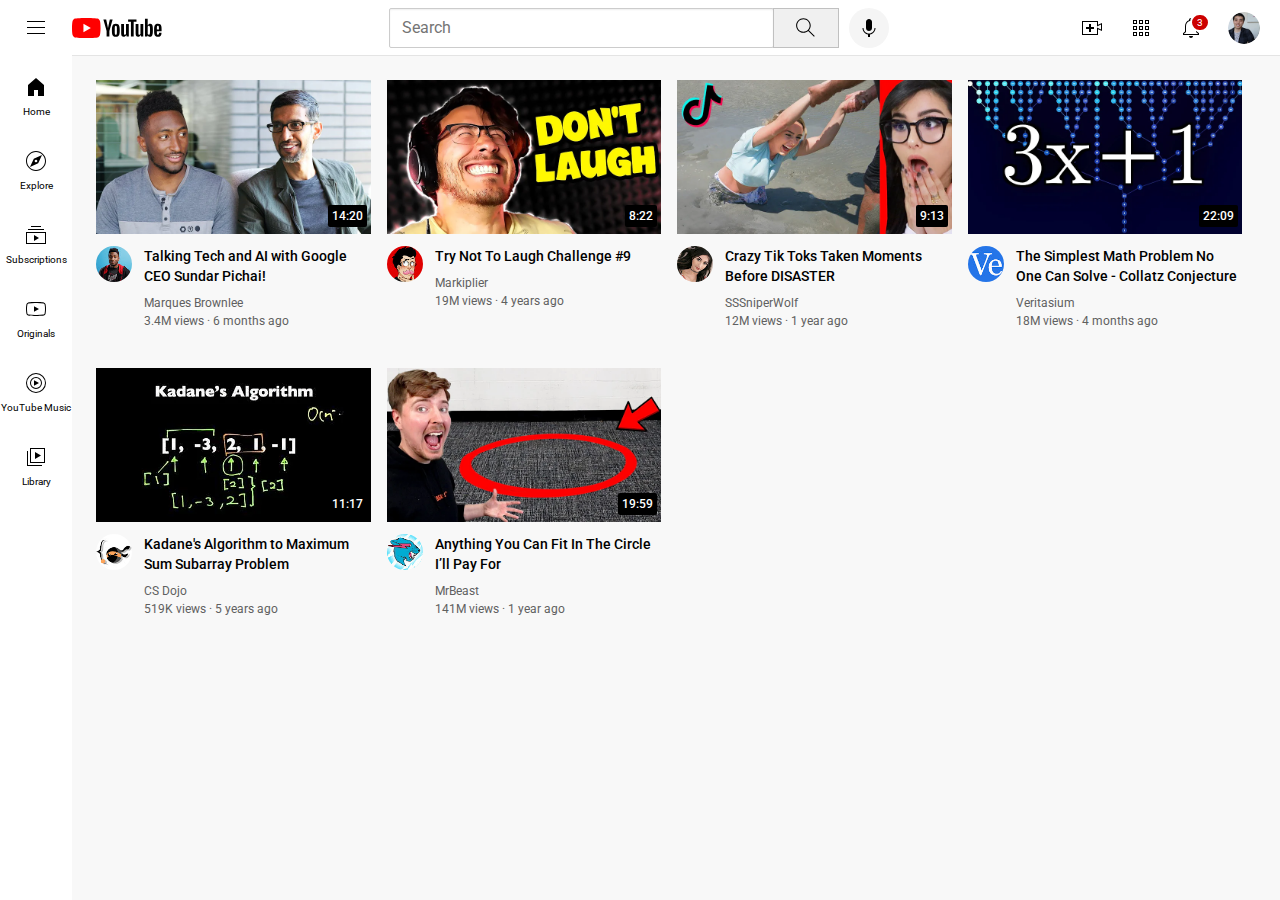
<file: index.html>
<!--This is a youtube clone-->
<!DOCTYPE html>
<html>
<head>
  <link rel="preconnect" href="https://fonts.googleapis.com">
  <link rel="preconnect" href="https://fonts.gstatic.com" crossorigin>
  <link href="https://fonts.googleapis.com/css2?family=Roboto:wght@400;500;700&display=swap" rel="stylesheet">
  <title>Youtube.com</title>
  <link rel="stylesheet" href="styles/video.css ">
  <link rel="stylesheet" href="styles/general.css ">
  <link rel="stylesheet" href="styles/header.css ">
  <link rel="stylesheet" href="styles/sidebar.css">
</head>
<body>
  <header class="header">
    <div class="left-section">
      <img class="hamburger-menu" src="icons/hamburger-menu.svg">
      <img class="youtube-logo" src="icons/youtube-logo.svg ">
    </div>
    <div class="middle-section">
      <input class="search-bar" type="text" placeholder="Search">
       <button class="search-btn">
        <img src="icons/search.svg" class="search-icon">
        <div class="tooltip">Search</div>
       </button>
       <button class="voice-search-btn">
        <img src="icons/voice-search-icon.svg" class="voice-search-icon">
        <div class="tooltip">Search with your voice</div>
       </button>
    </div>
    <div class="right-section"> 
      <div class="upload-container">
        <img src="icons/upload.svg" class="upload-icon">
        <div class="tooltip">Create</div>
      </div>
      <div class="youtube-apps-container">
        <img src="icons/youtube-apps.svg" class="youtube-apps-icon">
        <div class="tooltip">Youtube Apps</div>
      </div>
      <div class="notifications-icon-container">
        <img src="icons/notifications.svg" class="notifications-icon">
        <div class="notifications-count">3</div>
        <div class="tooltip">Notifications</div>
      </div>
       <img src="chanel-pictures/my-channel.jpeg" class="current-user-picture">
    </div>
  </header>
  <nav class="sidebar">
    <div class="sidebar-link">
      <img src="icons/home.svg">
      <div>Home</div>
    </div>
    <div class="sidebar-link">
      <img src="icons/explore.svg">
      <div>Explore</div>
    </div>
    <div class="sidebar-link">
      <img src="icons/subscriptions.svg">
      <div>Subscriptions</div>
    </div>
    <div class="sidebar-link">
      <img src="icons/originals.svg">
      <div>Originals</div>
    </div>
    <div class="sidebar-link">
      <img src="icons/youtube-music.svg">
      <div>YouTube Music</div>
    </div>
    <div class="sidebar-link">
      <img src="icons/library.svg">
      <div>Library</div>
    </div>
  </nav>
  <main class="video-grid">
    <div class="video-preview">
      <div class="thumbnail-row">
        <a href="https://www.youtube.com/watch?v=n2RNcPRtAiY">
          <img class="thumbnail" src="thumbnails/thumbnail-1.webp">
          <div class="video-time">14:20</div>
        </a>
      </div>
      <div class="video-info-grid">
        <div class="chanel-picture">
          <div class="profilepicture-container">
            <img class="profilepicture" src="chanel-pictures/channel-1.jpeg">
            <div class="chanel-info">
              <div class="chanel-info-profilepicture-container">
                <img class="chanel-info-profilepicture" src="chanel-pictures/channel-1.jpeg">
              </div>
              <div class="chanel-info-stats">
                <p class="chanel-info-name">Marques Brownlee</p>
                <p class="chanel-info-Subscribers">15M Subscribers</p>
              </div>
              
            </div>
          </div>
        
          
        </div>
        <div class="video-info">
          <p class="video-title">
            <a href="https://www.youtube.com/watch?v=n2RNcPRtAiY" class="title-link">
            Talking Tech and AI with Google CEO Sundar Pichai!
            </a>
          </p>
          <p class="author">
            Marques Brownlee
          </p>
          <p class="video-stats">
            3.4M views &#183 6 months ago
          </p>
        </div>
      </div>
      
    </div>
    <div class="video-preview">
      <div class="thumbnail-row">
        <a href="https://www.youtube.com/watch?v=mP0RAo9SKZk" class="title-link"><img class="thumbnail" src="thumbnails/thumbnail-2.webp">
        <div class="video-time">8:22</div></a>
        
      </div>
      <div class="video-info-grid">
        <div class="chanel-picture">
          <img class="profilepicture" src="chanel-pictures/channel-2.jpeg">
        </div>
        <div class="video-info">
          <p class="video-title">
            <a href="https://www.youtube.com/watch?v=mP0RAo9SKZk" class="title-link">Try Not To Laugh Challenge #9</a>
            
          </p>
          <p class="author">
            Markiplier
          </p>
          <p class="video-stats">
            19M views &#183 4 years ago
          </p>
        </div>
      </div>
    </div>
    <div class="video-preview">
      <div class="thumbnail-row">
        <a href="https://www.youtube.com/watch?v=FgjPQQeTh1w" class="title-link"><img class="thumbnail" src="thumbnails/thumbnail-3.webp">
        <div class="video-time">9:13</div></a>
        
      </div>
      <div class="video-info-grid">
        <div class="chanel-picture">
          <img class="profilepicture" src="chanel-pictures/channel-3.jpeg">
        </div>
        <div class="video-info">
          <p class="video-title">
            <a href="https://www.youtube.com/watch?v=FgjPQQeTh1w" class="title-link">Crazy Tik Toks Taken Moments Before DISASTER</a>
            
          </p>
          <p class="author">
            SSSniperWolf
          </p>
          <p class="video-stats">
            12M views &#183 1 year ago
          </p>
        </div>
      </div>
      
    </div>
    <div class="video-preview">
      <div class="thumbnail-row">
        <a href="https://www.youtube.com/watch?v=094y1Z2wpJg" class="title-link"><img class="thumbnail" src="thumbnails/thumbnail-4.webp">
        <div class="video-time">22:09</div></a>
        
      </div>
      <div class="video-info-grid">
        <div class="chanel-picture">
          <img class="profilepicture" src="chanel-pictures/channel-4.jpeg">
        </div>
        <div class="video-info">
          <p class="video-title">
            <a href="https://www.youtube.com/watch?v=094y1Z2wpJg" class="title-link">The Simplest Math Problem No One Can Solve - Collatz Conjecture</a>
            
          </p>
          <p class="author">
            Veritasium
          </p>
          <p class="video-stats">
            18M views &#183 4 months ago
          </p>
        </div>
      </div>
    </div>
    <div class="video-preview">
      <div class="thumbnail-row">
        <a href="https://www.youtube.com/watch?v=86CQq3pKSUw" class="title-link"><img class="thumbnail" src="thumbnails/thumbnail-5.webp">
        <div class="video-time">11:17</div></a>
        
      </div>
      <div class="video-info-grid">
        <div class="chanel-picture">
          <img class="profilepicture" src="chanel-pictures/channel-5.jpeg">
        </div>
        <div class="video-info">
          <p class="video-title">
            <a href="https://www.youtube.com/watch?v=86CQq3pKSUw" class="title-link">Kadane's Algorithm to Maximum Sum Subarray Problem</a>
            
          </p>
          <p class="author">
            CS Dojo
          </p>
          <p class="video-stats">
            519K views &#183 5 years ago
          </p>
        </div>
      </div>
      
    </div>
    <div class="video-preview">
      <div class="thumbnail-row">
        <a href="https://www.youtube.com/watch?v=yXWw0_UfSFg" class="title-link"><img class="thumbnail" src="thumbnails/thumbnail-6.webp">
          <div class="video-time">19:59</div></a>
        
      </div>
      <div class="video-info-grid">
        <div class="chanel-picture">
          <img class="profilepicture" src="chanel-pictures/channel-6.jpeg">
        </div>
        <div class="video-info">
          <p class="video-title">
            <a href="https://www.youtube.com/watch?v=yXWw0_UfSFg" class="title-link">Anything You Can Fit In The Circle I’ll Pay For</a>
            
          </p>
          <p class="author">
            MrBeast
          </p>
          <p class="video-stats">
            141M views &#183 1 year ago
          </p>
        </div>
      </div> 
    </div>
  </main>
</body>
</html>
</file>
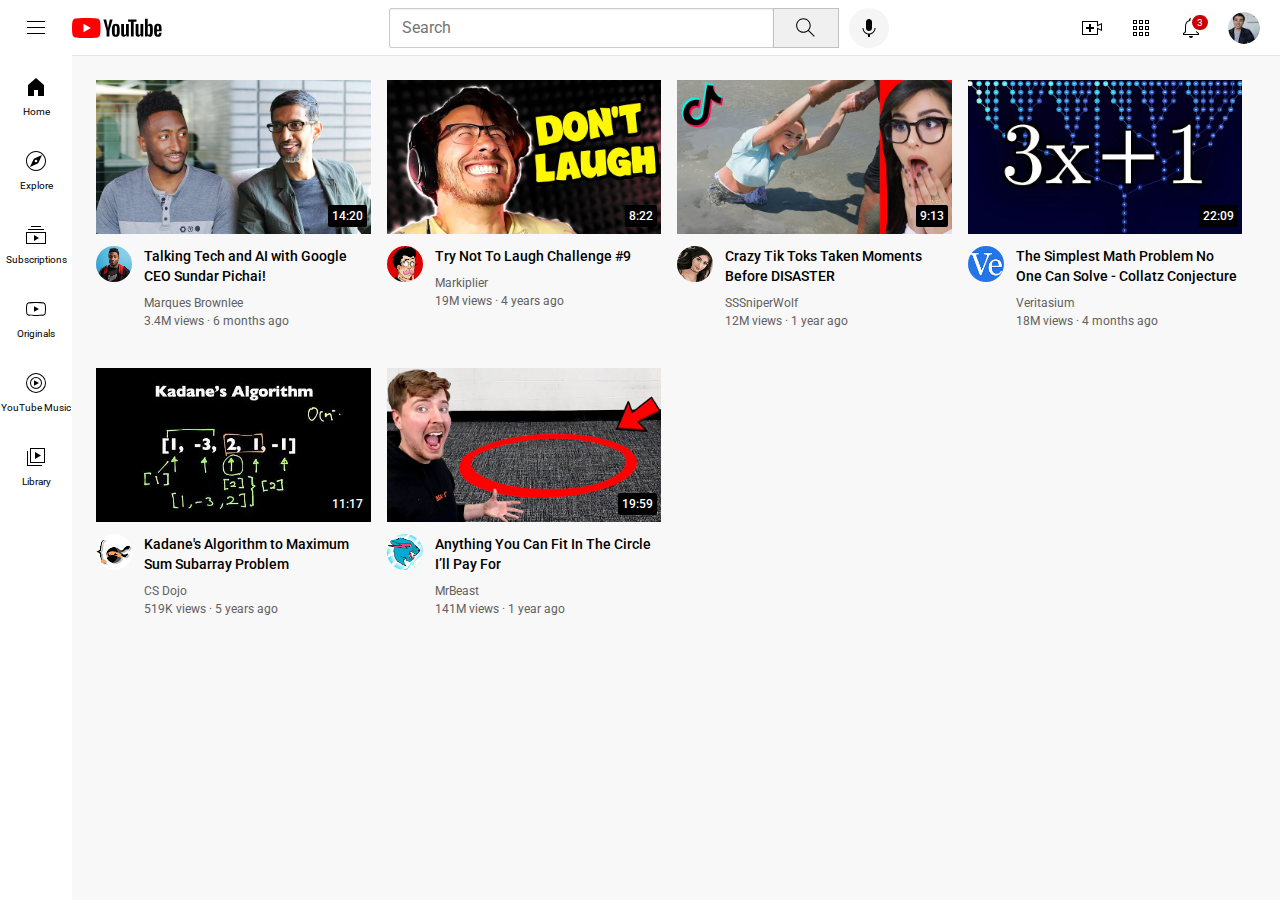
<file: youtube.html>
<!--This is a youtube clone-->
<!DOCTYPE html>
<html>
<head>
  <link rel="preconnect" href="https://fonts.googleapis.com">
  <link rel="preconnect" href="https://fonts.gstatic.com" crossorigin>
  <link href="https://fonts.googleapis.com/css2?family=Roboto:wght@400;500;700&display=swap" rel="stylesheet">
  <title>Youtube.com</title>
  <link rel="stylesheet" href="styles/video.css ">
  <link rel="stylesheet" href="styles/general.css ">
  <link rel="stylesheet" href="styles/header.css ">
  <link rel="stylesheet" href="styles/sidebar.css">
</head>
<body>
  <header class="header">
    <div class="left-section">
      <img class="hamburger-menu" src="icons/hamburger-menu.svg">
      <img class="youtube-logo" src="icons/youtube-logo.svg ">
    </div>
    <div class="middle-section">
      <input class="search-bar" type="text" placeholder="Search">
       <button class="search-btn">
        <img src="icons/search.svg" class="search-icon">
        <div class="tooltip">Search</div>
       </button>
       <button class="voice-search-btn">
        <img src="icons/voice-search-icon.svg" class="voice-search-icon">
        <div class="tooltip">Search with your voice</div>
       </button>
    </div>
    <div class="right-section"> 
      <div class="upload-container">
        <img src="icons/upload.svg" class="upload-icon">
        <div class="tooltip">Create</div>
      </div>
      <div class="youtube-apps-container">
        <img src="icons/youtube-apps.svg" class="youtube-apps-icon">
        <div class="tooltip">Youtube Apps</div>
      </div>
      <div class="notifications-icon-container">
        <img src="icons/notifications.svg" class="notifications-icon">
        <div class="notifications-count">3</div>
        <div class="tooltip">Notifications</div>
      </div>
       <img src="chanel-pictures/my-channel.jpeg" class="current-user-picture">
    </div>
  </header>
  <nav class="sidebar">
    <div class="sidebar-link">
      <img src="icons/home.svg">
      <div>Home</div>
    </div>
    <div class="sidebar-link">
      <img src="icons/explore.svg">
      <div>Explore</div>
    </div>
    <div class="sidebar-link">
      <img src="icons/subscriptions.svg">
      <div>Subscriptions</div>
    </div>
    <div class="sidebar-link">
      <img src="icons/originals.svg">
      <div>Originals</div>
    </div>
    <div class="sidebar-link">
      <img src="icons/youtube-music.svg">
      <div>YouTube Music</div>
    </div>
    <div class="sidebar-link">
      <img src="icons/library.svg">
      <div>Library</div>
    </div>
  </nav>
  <main class="video-grid">
    <div class="video-preview">
      <div class="thumbnail-row">
        <a href="https://www.youtube.com/watch?v=n2RNcPRtAiY">
          <img class="thumbnail" src="thumbnails/thumbnail-1.webp">
          <div class="video-time">14:20</div>
        </a>
      </div>
      <div class="video-info-grid">
        <div class="chanel-picture">
          <div class="profilepicture-container">
            <img class="profilepicture" src="chanel-pictures/channel-1.jpeg">
            <div class="chanel-info">
              <div class="chanel-info-profilepicture-container">
                <img class="chanel-info-profilepicture" src="chanel-pictures/channel-1.jpeg">
              </div>
              <div class="chanel-info-stats">
                <p class="chanel-info-name">Marques Brownlee</p>
                <p class="chanel-info-Subscribers">15M Subscribers</p>
              </div>
              
            </div>
          </div>
        
          
        </div>
        <div class="video-info">
          <p class="video-title">
            <a href="https://www.youtube.com/watch?v=n2RNcPRtAiY" class="title-link">
            Talking Tech and AI with Google CEO Sundar Pichai!
            </a>
          </p>
          <p class="author">
            Marques Brownlee
          </p>
          <p class="video-stats">
            3.4M views &#183 6 months ago
          </p>
        </div>
      </div>
      
    </div>
    <div class="video-preview">
      <div class="thumbnail-row">
        <a href="https://www.youtube.com/watch?v=mP0RAo9SKZk" class="title-link"><img class="thumbnail" src="thumbnails/thumbnail-2.webp">
        <div class="video-time">8:22</div></a>
        
      </div>
      <div class="video-info-grid">
        <div class="chanel-picture">
          <img class="profilepicture" src="chanel-pictures/channel-2.jpeg">
        </div>
        <div class="video-info">
          <p class="video-title">
            <a href="https://www.youtube.com/watch?v=mP0RAo9SKZk" class="title-link">Try Not To Laugh Challenge #9</a>
            
          </p>
          <p class="author">
            Markiplier
          </p>
          <p class="video-stats">
            19M views &#183 4 years ago
          </p>
        </div>
      </div>
    </div>
    <div class="video-preview">
      <div class="thumbnail-row">
        <a href="https://www.youtube.com/watch?v=FgjPQQeTh1w" class="title-link"><img class="thumbnail" src="thumbnails/thumbnail-3.webp">
        <div class="video-time">9:13</div></a>
        
      </div>
      <div class="video-info-grid">
        <div class="chanel-picture">
          <img class="profilepicture" src="chanel-pictures/channel-3.jpeg">
        </div>
        <div class="video-info">
          <p class="video-title">
            <a href="https://www.youtube.com/watch?v=FgjPQQeTh1w" class="title-link">Crazy Tik Toks Taken Moments Before DISASTER</a>
            
          </p>
          <p class="author">
            SSSniperWolf
          </p>
          <p class="video-stats">
            12M views &#183 1 year ago
          </p>
        </div>
      </div>
      
    </div>
    <div class="video-preview">
      <div class="thumbnail-row">
        <a href="https://www.youtube.com/watch?v=094y1Z2wpJg" class="title-link"><img class="thumbnail" src="thumbnails/thumbnail-4.webp">
        <div class="video-time">22:09</div></a>
        
      </div>
      <div class="video-info-grid">
        <div class="chanel-picture">
          <img class="profilepicture" src="chanel-pictures/channel-4.jpeg">
        </div>
        <div class="video-info">
          <p class="video-title">
            <a href="https://www.youtube.com/watch?v=094y1Z2wpJg" class="title-link">The Simplest Math Problem No One Can Solve - Collatz Conjecture</a>
            
          </p>
          <p class="author">
            Veritasium
          </p>
          <p class="video-stats">
            18M views &#183 4 months ago
          </p>
        </div>
      </div>
    </div>
    <div class="video-preview">
      <div class="thumbnail-row">
        <a href="https://www.youtube.com/watch?v=86CQq3pKSUw" class="title-link"><img class="thumbnail" src="thumbnails/thumbnail-5.webp">
        <div class="video-time">11:17</div></a>
        
      </div>
      <div class="video-info-grid">
        <div class="chanel-picture">
          <img class="profilepicture" src="chanel-pictures/channel-5.jpeg">
        </div>
        <div class="video-info">
          <p class="video-title">
            <a href="https://www.youtube.com/watch?v=86CQq3pKSUw" class="title-link">Kadane's Algorithm to Maximum Sum Subarray Problem</a>
            
          </p>
          <p class="author">
            CS Dojo
          </p>
          <p class="video-stats">
            519K views &#183 5 years ago
          </p>
        </div>
      </div>
      
    </div>
    <div class="video-preview">
      <div class="thumbnail-row">
        <a href="https://www.youtube.com/watch?v=yXWw0_UfSFg" class="title-link"><img class="thumbnail" src="thumbnails/thumbnail-6.webp">
          <div class="video-time">19:59</div></a>
        
      </div>
      <div class="video-info-grid">
        <div class="chanel-picture">
          <img class="profilepicture" src="chanel-pictures/channel-6.jpeg">
        </div>
        <div class="video-info">
          <p class="video-title">
            <a href="https://www.youtube.com/watch?v=yXWw0_UfSFg" class="title-link">Anything You Can Fit In The Circle I’ll Pay For</a>
            
          </p>
          <p class="author">
            MrBeast
          </p>
          <p class="video-stats">
            141M views &#183 1 year ago
          </p>
        </div>
      </div> 
    </div>
  </main>
</body>
</html>
</file>
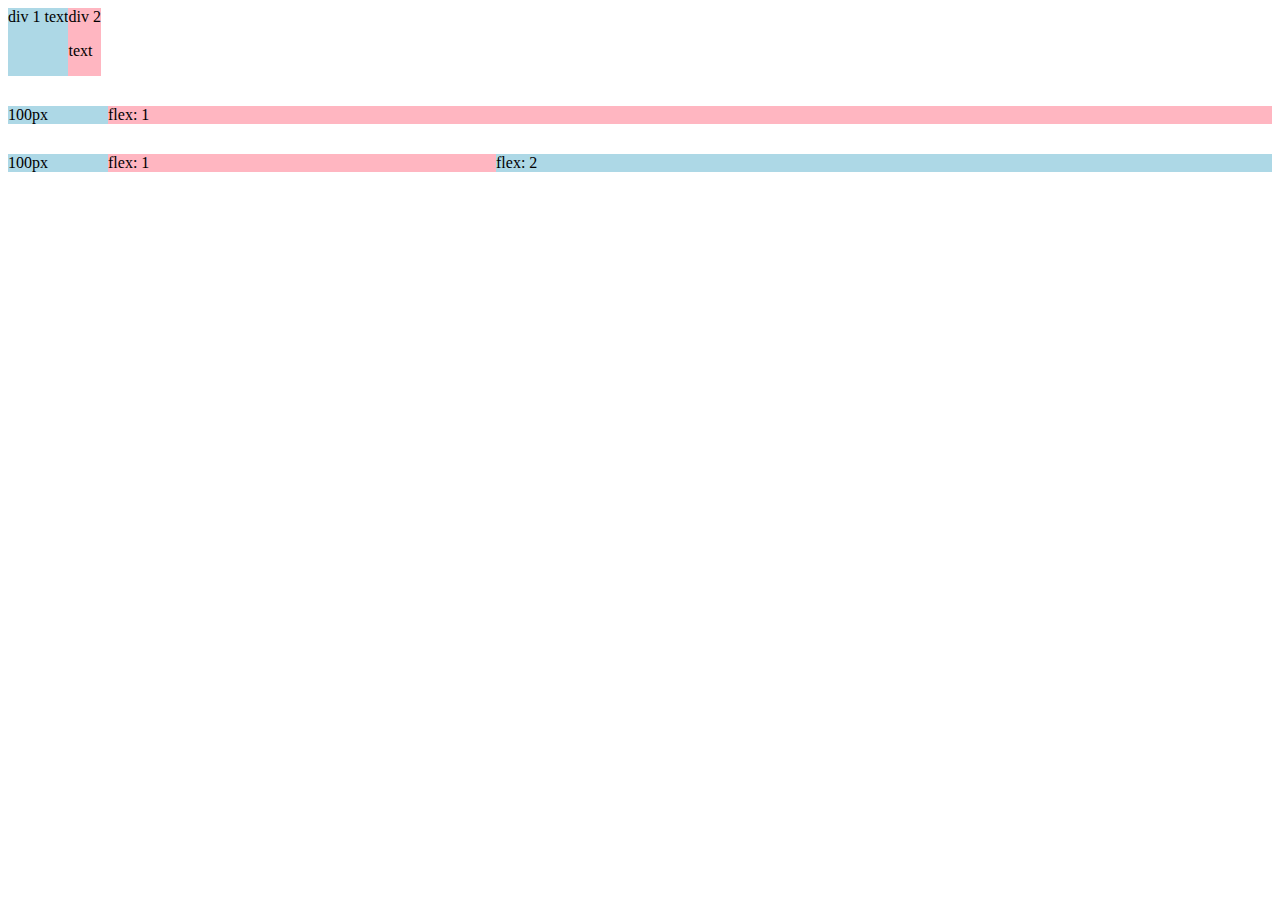
<file: training/flexbox.html>
<!DOCTYPE html>
<html>
<head>
  <title>flexbox practice</title>
</head>
<body>
  <div style="
    display: flex;
    flex-direction: row;
    ">
    <div style="background-color: lightblue;">div 1 text</div>
    <div style="background-color: lightpink ;">div 2 <p>text</p></div>
  </div>
  <div style="
    margin-top: 30px;
    display: flex;
    flex-direction: row;
    ">
    <div style="background-color: lightblue; width: 100px;">100px</div>
    <div style="background-color: lightpink;  flex: 1;">flex: 1</div>
  </div>
  <div style="
    margin-top: 30px;
    display: flex;
    flex-direction: row;
    ">
    <div style="background-color: lightblue; width: 100px;">100px</div>
    <div style="background-color: lightpink;  flex: 1;">flex: 1</div>
    <div style="background-color: lightblue; flex: 2;">flex:   2</div>
  </div>
</body>
</html>
</file>
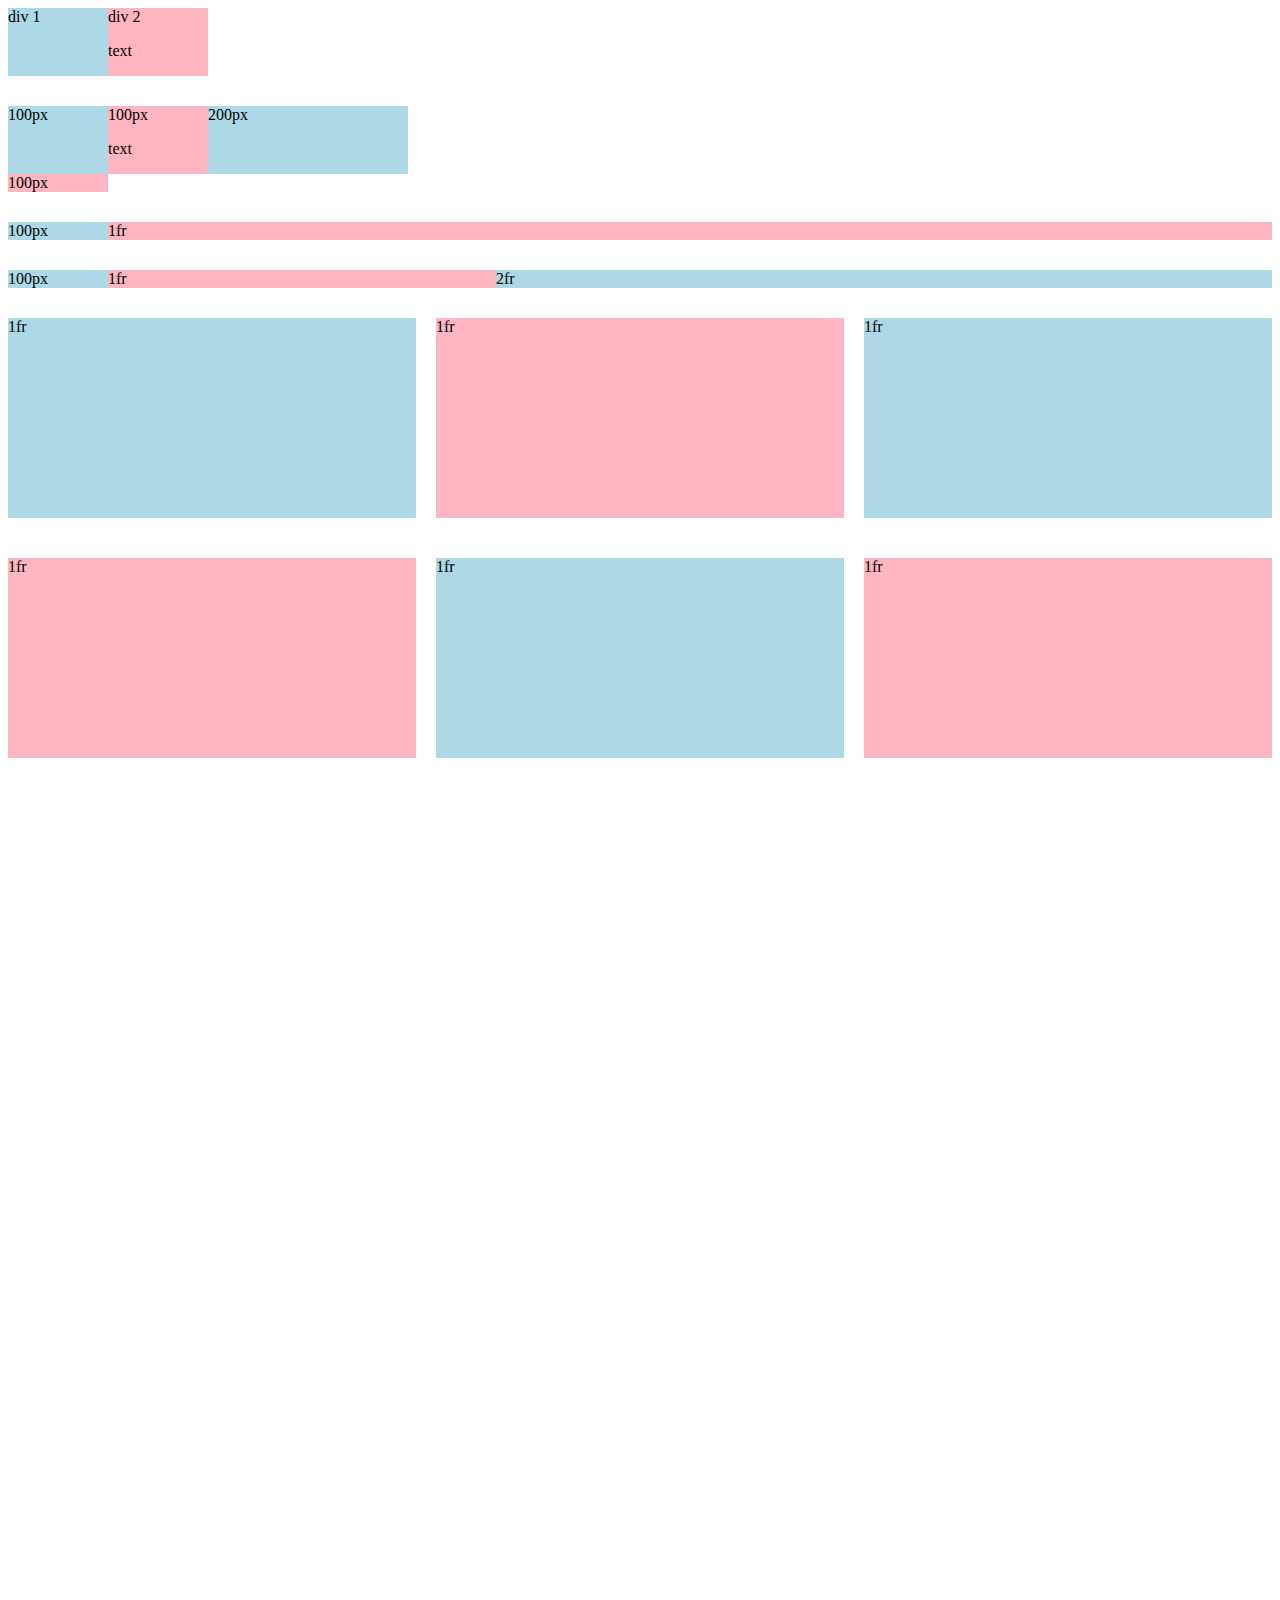
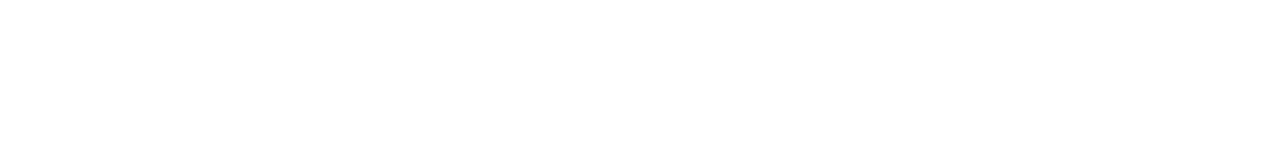
<file: training/grid.html>
<!DOCTYPE html>
<html>
<head>
  <title>grid practice</title>
</head>
<body style="padding-bottom: 1000px;">
  <div style="
    display: grid;
    grid-template-columns: 100px 100px;
    ">
    <div style="background-color: lightblue;">div 1</div>
    <div style="background-color: lightpink ;">div 2<p>text</p></div>
  </div>
  <div style="
    margin-top: 30px;
    display: grid;
    grid-template-columns: 100px 100px 200px;
    ">
    <div style="background-color: lightblue;">100px</div>
    <div style="background-color: lightpink ;">100px<p>text</p></div>
    <div style="background-color: lightblue;">200px</div>
    <div style="background-color: lightpink ;">100px</div>
  </div>  
  <div style="
    margin-top: 30px;
    display: grid;
    grid-template-columns: 100px 1fr;
    ">
    <div style="background-color: lightblue;">100px</div>
    <div style="background-color: lightpink ;">1fr</div>
  </div>  
  <div style="
    margin-top: 30px;
    display: grid;
    grid-template-columns: 100px 1fr 2fr;
    ">
    <div style="background-color: lightblue;">100px</div>
    <div style="background-color: lightpink;">1fr</div>
    <div style="background-color: lightblue;">2fr</div>
  </div>  
  <div style=" 
    margin-top: 30px;
    display: grid;
    grid-template-columns: 1fr 1fr 1fr;
    column-gap: 20px;
    row-gap: 40px;
    ">
    <div style="background-color: lightblue; height: 200px;">1fr</div>
    <div style="background-color: lightpink; height: 200px;">1fr</div>
    <div style="background-color: lightblue; height: 200px;">1fr</div>
    <div style="background-color: lightpink; height: 200px;">1fr</div>
    <div style="background-color: lightblue; height: 200px;">1fr</div>
    <div style="background-color: lightpink; height: 200px;">1fr</div>
  </div>  
</body>
</html>
</file>
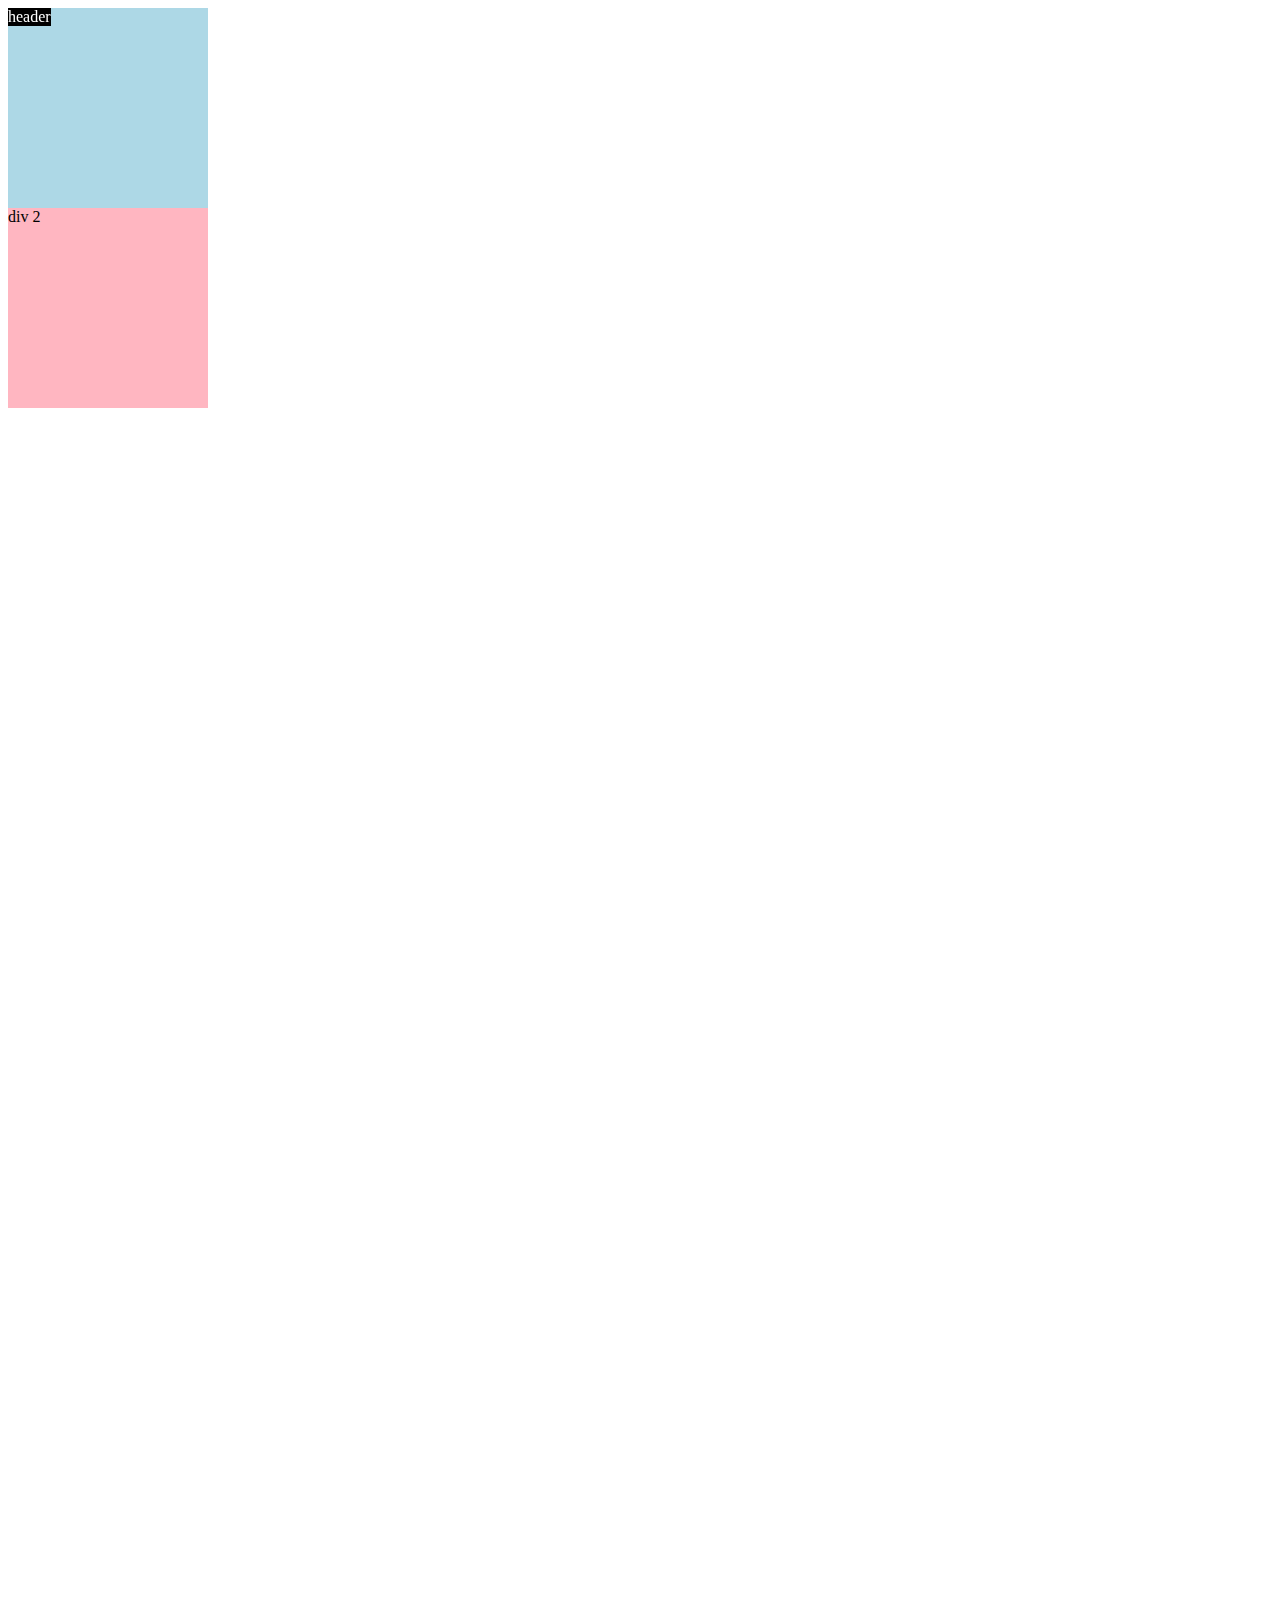
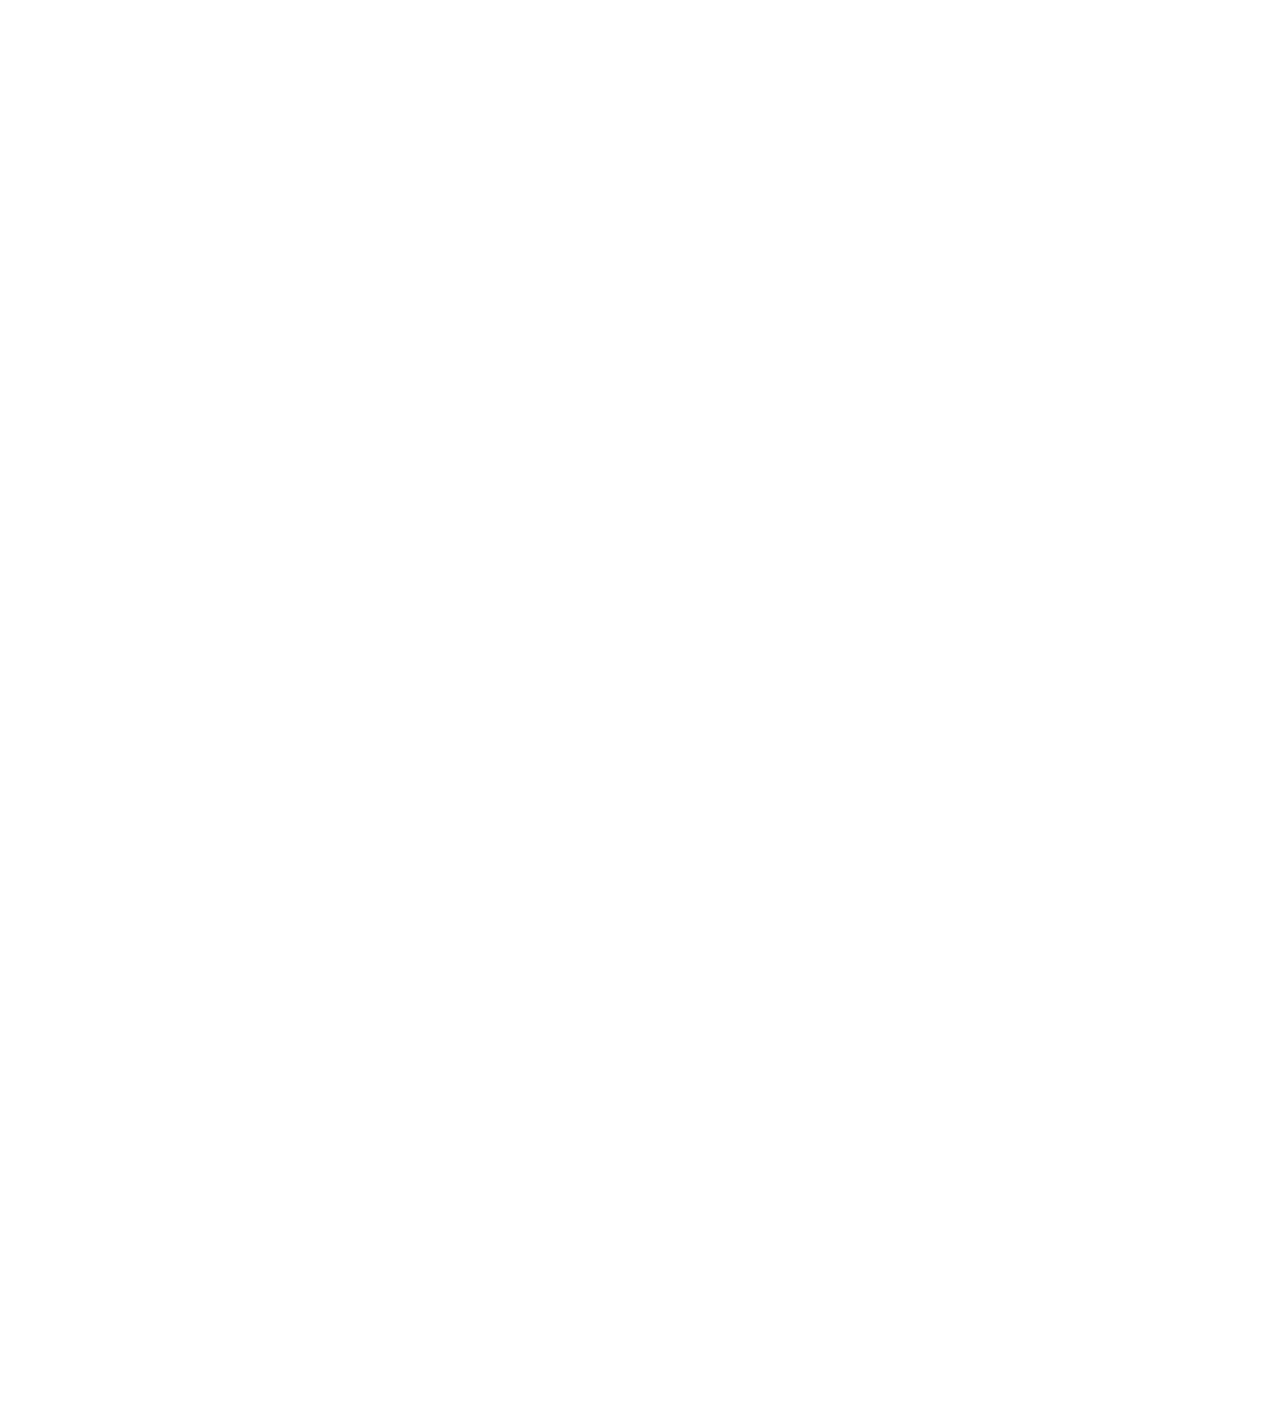
<file: training/position.html>
<!DOCTYPE html>
<html>
<head>
  <title>position practice</title>
</head>
<body style="height: 3000px;">
  <div  style="
    background-color: black;
    color: white;
    position: fixed;
    ">header</div>
  <div style="
    background-color: lightblue;
    height: 200px;
    width: 200px;
    position: static;
    ">div 1</div>
  <div style="
  background-color: lightpink;
    height: 200px;
    width: 200px;
  ">
   div 2</div>
</body>
</html>
</file>
<file: styles/video.css>
.thumbnail {
  width: 100%; 
}
.video-title {
  margin-top: 0px; 
  font-size: 14px;
  font-weight: 500;
  margin-bottom: 10px;
  line-height: 20px;
}

.profilepicture {
  width: 36px;
  border-radius: 50px;
  cursor: pointer;
}
.thumbnail-row {
  margin-bottom: 8px;
  position: relative;
}
.author,
.video-stats {
  font-size: 12px;
  color: rgb(96, 96, 96);
}
.author {
  margin-bottom: 4px;
}
.video-info-grid {
  display: grid;
  grid-template-columns: 48px 1fr;
}
.video-grid {
  display: grid;
  grid-template-columns: 1fr 1fr 1fr;
  column-gap: 16px;
  row-gap: 40px;
}
.video-time {
  background-color: black;
  color: white;
  position: absolute;
  bottom: 11px;
  right: 4px;
  font-family: Roboto, Arial;
  font-size: 12px;
  font-weight: 500;
  padding: 4px;
  border-radius: 2px;
}
.title-link {
  color: black;
  text-decoration: none;
}

@media (max-width: 870px) {
  .video-grid {
    grid-template-columns: 1fr 1fr;
  }
}

@media (min-width: 1125px) {
  .video-grid {
    grid-template-columns: 1fr 1fr 1fr 1fr;
  }
}
.chanel-picture {
  position: relative;
}
.chanel-info {
  position: absolute;
  top: 50px;
  background-color: white;
  display: flex;
  padding: 7px 13px;
  border-radius: 7px;
  align-items: center;
  box-shadow: 3px 3px 10px rgb(163, 163, 163);
  opacity: 0;
  pointer-events: none;
  transition: 0.3s;
}
.chanel-info-name {
  font-size: 14px;
  text-wrap: nowrap;
  margin-bottom: 5px;
  font-weight: 500;
}
.chanel-info-Subscribers {
  font-size: 12px;
  color: rgb(77, 74, 74);
}
.chanel-info-profilepicture {
  margin-right: 10px;
  border-radius: 50%;
  height: 50px;
}
.chanel-info-profilepicture-container {
  height: 50px;
}
.profilepicture-container:hover .chanel-info{
  opacity: 1;
}
.profilepicture-container {
  width: 30px;
  height: 30px;
}
</file>
<file: styles/general.css>
/*This is a youtube clone*/
p {
  font-family: Roboto, Arial;
  font-weight: 400;
  margin-top: 0;
  margin-bottom: 0;
}
body {
  margin: 0;
  padding-top: 80px;
  padding-left: 96px;
  padding-right: 38px;
  background-color: rgb(248, 248, 248);
}
</file>
<file: styles/header.css>
.header {
  height: 55px;
  display: flex;
  flex-direction: row;
  justify-content: space-between;
  position: fixed;
  top: 0;
  left: 0;
  right: 0;
  background-color: white;
  border-bottom: 1px solid rgb(228, 228, 228);
  z-index: 100;
}

.left-section {
  display: flex;
  align-items: center;
}

.middle-section {
  flex: 1;
  margin-left: 70px;
  margin-right: 35px;
  max-width: 500px;
  display: flex;
  align-items: center;
  flex-direction: row;
}
.search-bar {
   flex: 1;
   height: 36px;
   padding-left: 12px;
   font-size: 16px;  
   border: 1px solid rgb(204, 204, 204);
   border-radius: 2px;
   box-shadow: rgb(238, 238, 238) 0px 1px 2px 0px inset;
   width: 0;
  }

.search-bar::placeholder {
  font-family: Roboto ,Arial;
  font-size: 16px;
}

.right-section {
  width: 180px;
  margin-right: 20px;
  display: flex;
  align-items: center;
  justify-content: space-between;
  flex-shrink: 0 ;
}  
.hamburger-menu {
  height: 24px;
  margin-left:  24px;
  margin-right:  24px;
  cursor: pointer;
}
.youtube-logo {
  height: 20px;
  cursor: pointer;
}
.search-btn {
  height: 40px;
  width:  66px;
  border: 1px solid rgb(192, 192, 192);
  background-color: rgb(240, 240, 240);
  margin-left: -1px;
  margin-right: 10px;
  position: relative;
}
.voice-search-btn {
  width: 40px;
  height: 40px;
  border-radius: 20px;
  border: none;
  background-color: rgb(245, 245, 245);
  position: relative;
}
.search-icon {
  height: 25px;
}
.voice-search-icon {
   height: 24px;
}
.upload-icon {
  height: 24px;
}
.youtube-apps-icon {
  height: 24px;
}
.notifications-icon {
  height: 24px;
}
.current-user-picture {
  height: 32px;
  border-radius: 16px;
  cursor: pointer;
}
.notifications-icon-container {
  position: relative; 
}
.notifications-count {
  background-color: #cc0000;
  border-radius: 80px;
  position: absolute;
  top: -3px;
  right: -7px;
  color: white;
  border: 2px solid white;
  display: flex;
  justify-content: center;
  align-items: center;
  font-size: 10px;
  padding: 2px 5px;
  pointer-events: none;
  font-family: Roboto, Arial;
}
.tooltip {
  position: absolute;
  background-color: gray;
  color: white;
  padding-top: 4px;
  padding-bottom: 4px;
  padding-left: 8px;
  padding-right: 8px;
  border-radius: 2px;
  font-size: 12px;
  bottom: -30px;
  opacity: 0;
  transition: opacity 0.2s;
  pointer-events: none;
  white-space: nowrap;
  font-family: Roboto, Arial, sans-serif;
}
.notifications-icon-container:hover .tooltip,
.upload-container:hover .tooltip,
.youtube-apps-container:hover .tooltip,
.voice-search-btn:hover .tooltip,
.search-btn:hover .tooltip {
  opacity: 1;
}
.notifications-icon-container,
.upload-container,
.youtube-apps-container,
.search-btn,
.voice-search-btn {
  position: relative;
  display: flex;
  justify-content: center;
  align-items: center;
  cursor: pointer;
}
</file>
<file: styles/sidebar.css>
.sidebar {
    position: fixed;
    bottom: 0;
    left: 0;
    top: 55px;
    background-color: white;
    width: 72px;
    z-index: 200;
    padding-top: 5px;
  }
  .sidebar-link {
    flex-direction: column;
    height: 74px;
    display: flex;
    align-items: center;
    justify-content: center;
    cursor: pointer;
    
  }
  .sidebar-link:hover {
    background-color: rgb(235, 235, 235);
  } 
  .sidebar-link img {
    height: 24px;
    margin-bottom: 5px;
  }
  .sidebar-link div {
    font-family: Roboto, Arial;
    font-size: 10px;
    line-height: 15px;
  }
</file>
